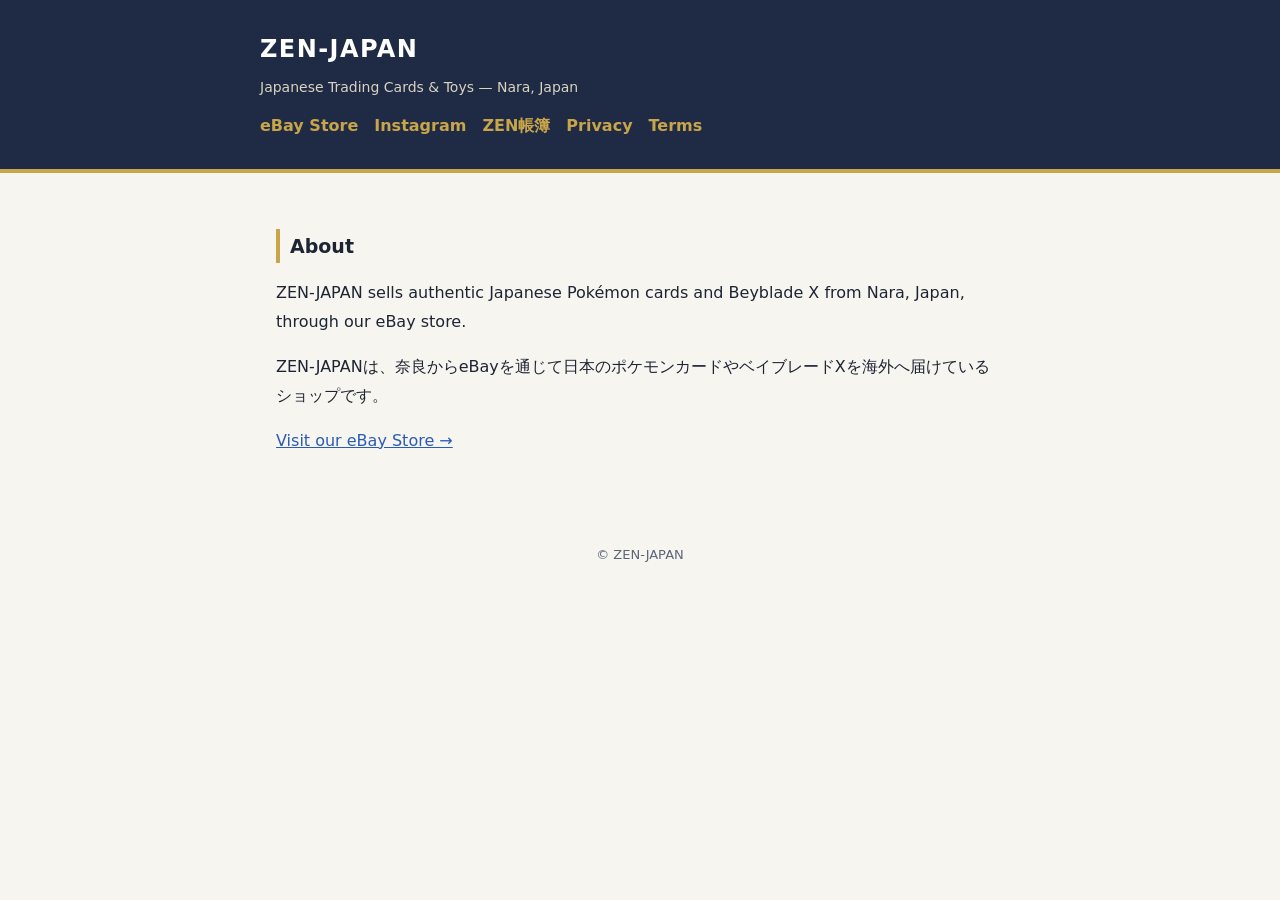
<file: index.html>
<!doctype html><html lang="ja"><head><meta charset="utf-8"><meta name="viewport" content="width=device-width,initial-scale=1"><meta name="robots" content="noindex,nofollow">
<title>ZEN-JAPAN</title><link rel="stylesheet" href="style.css"></head><body>
<header><div class="in"><h1><a href="./">ZEN-JAPAN</a></h1><p>Japanese Trading Cards &amp; Toys — Nara, Japan</p>
<nav><a href="https://www.ebay.com/str/zenjapanstore">eBay Store</a><a href="https://www.instagram.com/zenjapanstore/">Instagram</a><a href="boki.html">ZEN帳簿</a><a href="privacy.html">Privacy</a><a href="terms.html">Terms</a></nav></div></header>
<main>
<h2>About</h2>
<p>ZEN-JAPAN sells authentic Japanese Pokémon cards and Beyblade X from Nara, Japan, through our eBay store.</p>
<p>ZEN-JAPANは、奈良からeBayを通じて日本のポケモンカードやベイブレードXを海外へ届けているショップです。</p>
<p><a href="https://www.ebay.com/str/zenjapanstore">Visit our eBay Store →</a></p>
</main><footer>© ZEN-JAPAN</footer></body></html>
</file>
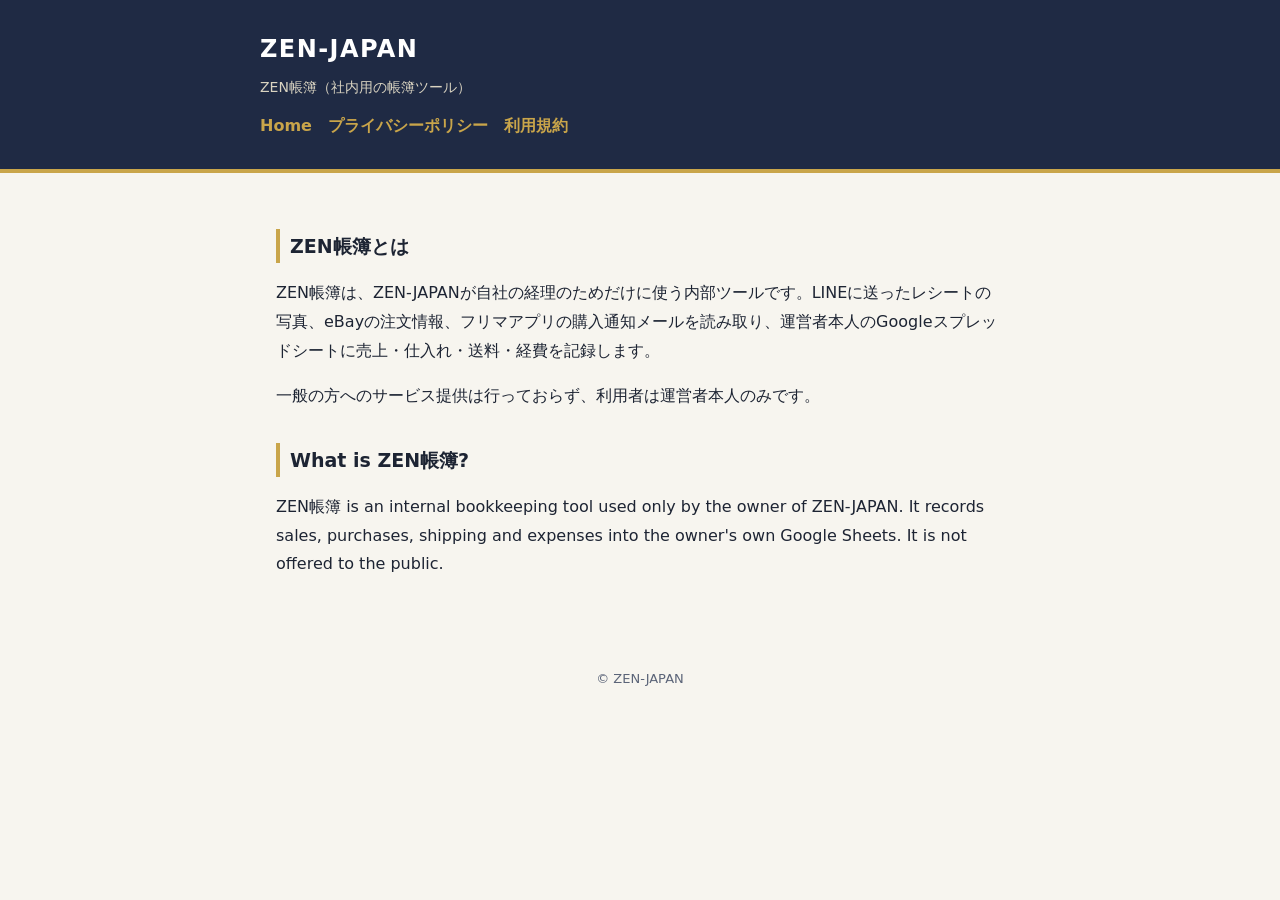
<file: boki.html>
<!doctype html><html lang="ja"><head><meta charset="utf-8"><meta name="viewport" content="width=device-width,initial-scale=1"><meta name="robots" content="noindex,nofollow">
<title>ZEN帳簿</title><link rel="stylesheet" href="style.css"></head><body>
<header><div class="in"><h1><a href="./">ZEN-JAPAN</a></h1><p>ZEN帳簿（社内用の帳簿ツール）</p>
<nav><a href="./">Home</a><a href="privacy.html">プライバシーポリシー</a><a href="terms.html">利用規約</a></nav></div></header>
<main>
<h2>ZEN帳簿とは</h2>
<p>ZEN帳簿は、ZEN-JAPANが自社の経理のためだけに使う内部ツールです。LINEに送ったレシートの写真、eBayの注文情報、フリマアプリの購入通知メールを読み取り、運営者本人のGoogleスプレッドシートに売上・仕入れ・送料・経費を記録します。</p>
<p>一般の方へのサービス提供は行っておらず、利用者は運営者本人のみです。</p>
<h2>What is ZEN帳簿?</h2>
<p>ZEN帳簿 is an internal bookkeeping tool used only by the owner of ZEN-JAPAN. It records sales, purchases, shipping and expenses into the owner's own Google Sheets. It is not offered to the public.</p>
</main><footer>© ZEN-JAPAN</footer></body></html>
</file>
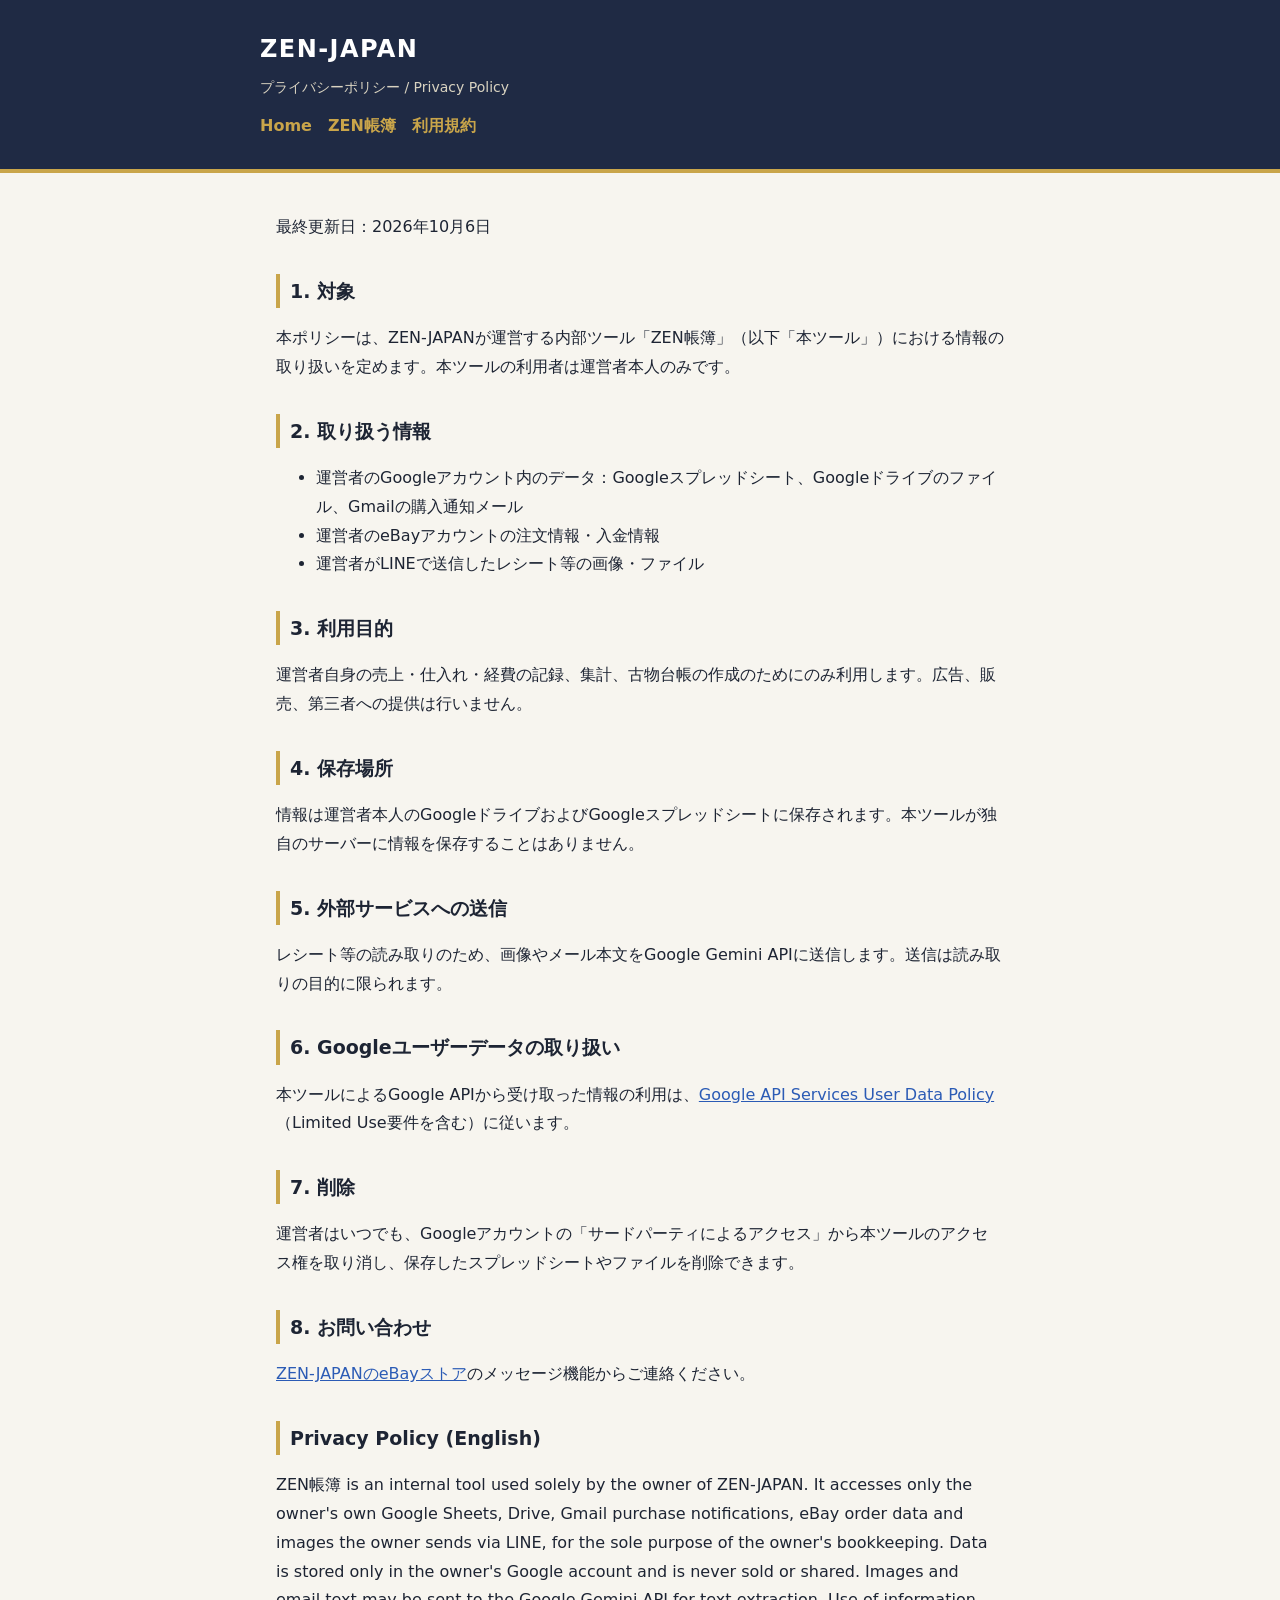
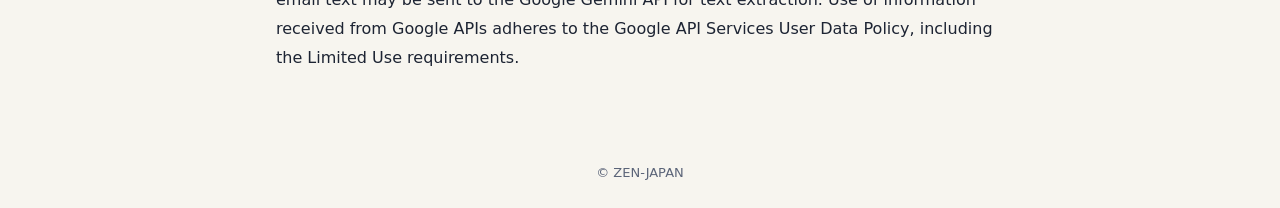
<file: privacy.html>
<!doctype html><html lang="ja"><head><meta charset="utf-8"><meta name="viewport" content="width=device-width,initial-scale=1"><meta name="robots" content="noindex,nofollow">
<title>プライバシーポリシー | ZEN-JAPAN</title><link rel="stylesheet" href="style.css"></head><body>
<header><div class="in"><h1><a href="./">ZEN-JAPAN</a></h1><p>プライバシーポリシー / Privacy Policy</p>
<nav><a href="./">Home</a><a href="boki.html">ZEN帳簿</a><a href="terms.html">利用規約</a></nav></div></header>
<main>
<p>最終更新日：2026年10月6日</p>
<h2>1. 対象</h2>
<p>本ポリシーは、ZEN-JAPANが運営する内部ツール「ZEN帳簿」（以下「本ツール」）における情報の取り扱いを定めます。本ツールの利用者は運営者本人のみです。</p>
<h2>2. 取り扱う情報</h2>
<ul>
<li>運営者のGoogleアカウント内のデータ：Googleスプレッドシート、Googleドライブのファイル、Gmailの購入通知メール</li>
<li>運営者のeBayアカウントの注文情報・入金情報</li>
<li>運営者がLINEで送信したレシート等の画像・ファイル</li>
</ul>
<h2>3. 利用目的</h2>
<p>運営者自身の売上・仕入れ・経費の記録、集計、古物台帳の作成のためにのみ利用します。広告、販売、第三者への提供は行いません。</p>
<h2>4. 保存場所</h2>
<p>情報は運営者本人のGoogleドライブおよびGoogleスプレッドシートに保存されます。本ツールが独自のサーバーに情報を保存することはありません。</p>
<h2>5. 外部サービスへの送信</h2>
<p>レシート等の読み取りのため、画像やメール本文をGoogle Gemini APIに送信します。送信は読み取りの目的に限られます。</p>
<h2>6. Googleユーザーデータの取り扱い</h2>
<p>本ツールによるGoogle APIから受け取った情報の利用は、<a href="https://developers.google.com/terms/api-services-user-data-policy">Google API Services User Data Policy</a>（Limited Use要件を含む）に従います。</p>
<h2>7. 削除</h2>
<p>運営者はいつでも、Googleアカウントの「サードパーティによるアクセス」から本ツールのアクセス権を取り消し、保存したスプレッドシートやファイルを削除できます。</p>
<h2>8. お問い合わせ</h2>
<p><a href="https://www.ebay.com/str/zenjapanstore">ZEN-JAPANのeBayストア</a>のメッセージ機能からご連絡ください。</p>
<h2>Privacy Policy (English)</h2>
<p>ZEN帳簿 is an internal tool used solely by the owner of ZEN-JAPAN. It accesses only the owner's own Google Sheets, Drive, Gmail purchase notifications, eBay order data and images the owner sends via LINE, for the sole purpose of the owner's bookkeeping. Data is stored only in the owner's Google account and is never sold or shared. Images and email text may be sent to the Google Gemini API for text extraction. Use of information received from Google APIs adheres to the Google API Services User Data Policy, including the Limited Use requirements.</p>
</main><footer>© ZEN-JAPAN</footer></body></html>
</file>
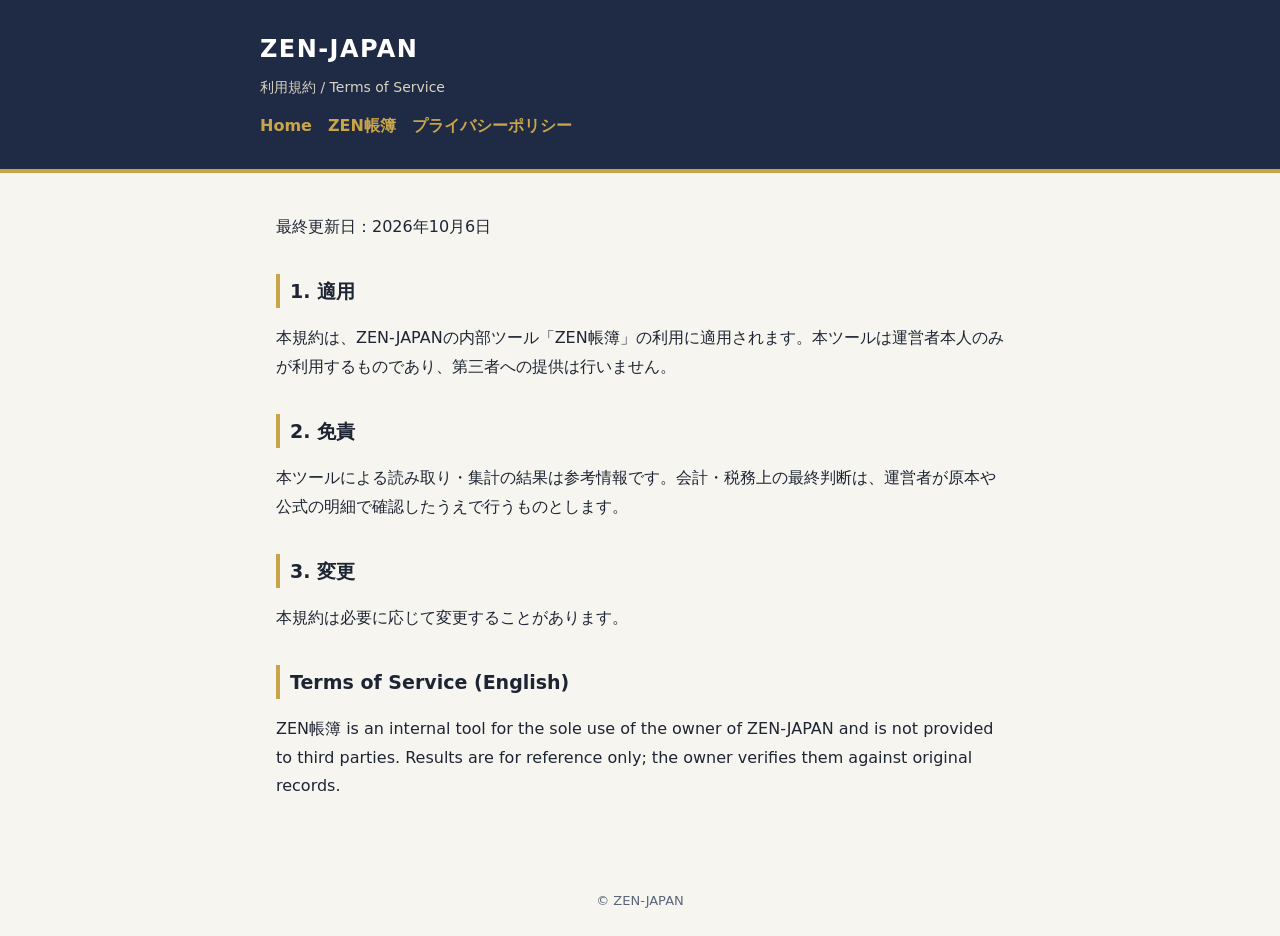
<file: terms.html>
<!doctype html><html lang="ja"><head><meta charset="utf-8"><meta name="viewport" content="width=device-width,initial-scale=1"><meta name="robots" content="noindex,nofollow">
<title>利用規約 | ZEN-JAPAN</title><link rel="stylesheet" href="style.css"></head><body>
<header><div class="in"><h1><a href="./">ZEN-JAPAN</a></h1><p>利用規約 / Terms of Service</p>
<nav><a href="./">Home</a><a href="boki.html">ZEN帳簿</a><a href="privacy.html">プライバシーポリシー</a></nav></div></header>
<main>
<p>最終更新日：2026年10月6日</p>
<h2>1. 適用</h2>
<p>本規約は、ZEN-JAPANの内部ツール「ZEN帳簿」の利用に適用されます。本ツールは運営者本人のみが利用するものであり、第三者への提供は行いません。</p>
<h2>2. 免責</h2>
<p>本ツールによる読み取り・集計の結果は参考情報です。会計・税務上の最終判断は、運営者が原本や公式の明細で確認したうえで行うものとします。</p>
<h2>3. 変更</h2>
<p>本規約は必要に応じて変更することがあります。</p>
<h2>Terms of Service (English)</h2>
<p>ZEN帳簿 is an internal tool for the sole use of the owner of ZEN-JAPAN and is not provided to third parties. Results are for reference only; the owner verifies them against original records.</p>
</main><footer>© ZEN-JAPAN</footer></body></html>
</file>
<file: style.css>
:root{--navy:#1f2a44;--gold:#c9a54a;--ink:#1d2433;--sub:#5b6478;--bg:#f7f5ef}
*{box-sizing:border-box}body{margin:0;font-family:"Hiragino Sans","Noto Sans JP",system-ui,sans-serif;color:var(--ink);background:var(--bg);line-height:1.8}
header{background:var(--navy);color:#fff;padding:28px 16px;border-bottom:4px solid var(--gold)}
header .in,main{max-width:760px;margin:0 auto}header a{color:#fff;text-decoration:none}
header h1{margin:0;font-size:24px;letter-spacing:.06em}header p{margin:4px 0 0;color:#d9d3c1;font-size:14px}
main{padding:24px 16px 48px}h2{border-left:4px solid var(--gold);padding-left:10px;font-size:19px;margin-top:32px}
nav{display:flex;gap:16px;flex-wrap:wrap;margin-top:12px}nav a{color:var(--gold);font-weight:bold}
footer{text-align:center;color:var(--sub);font-size:13px;padding:24px 16px}a{color:#2b5bb5}
</file>
